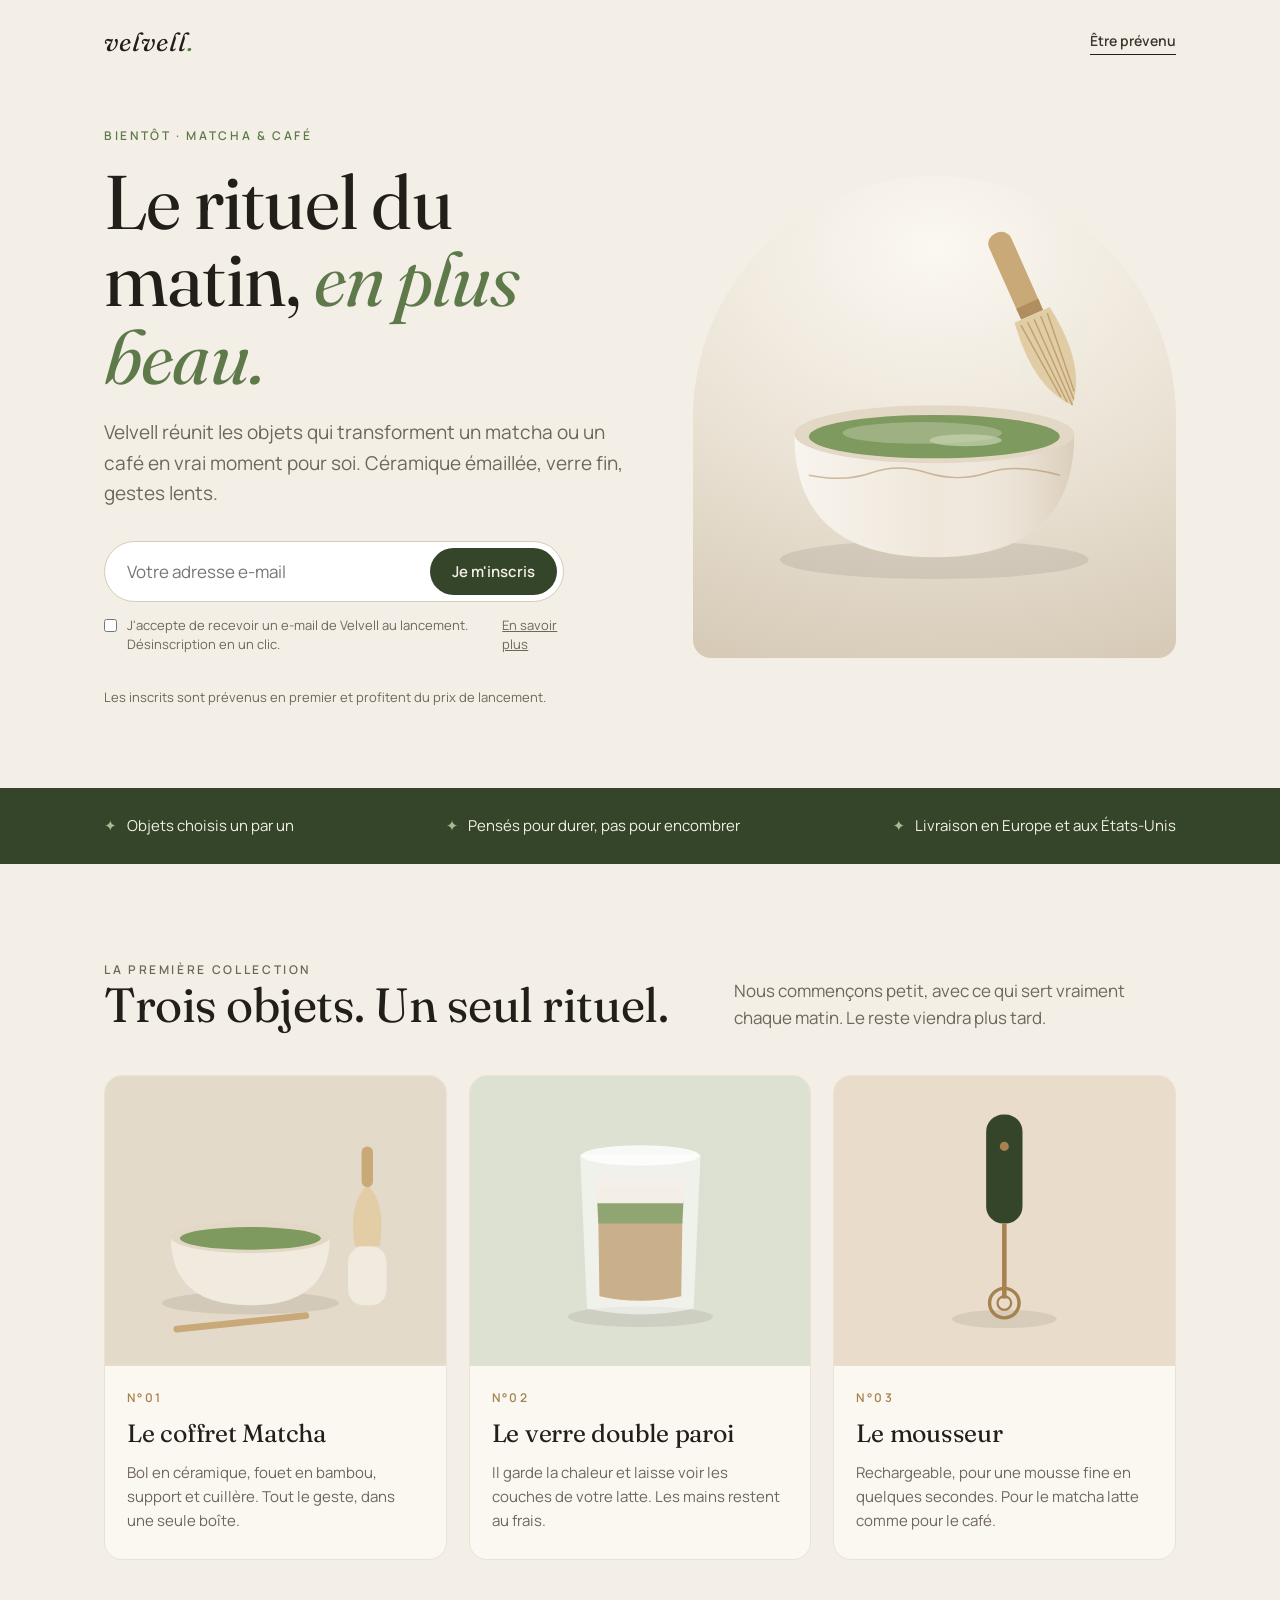
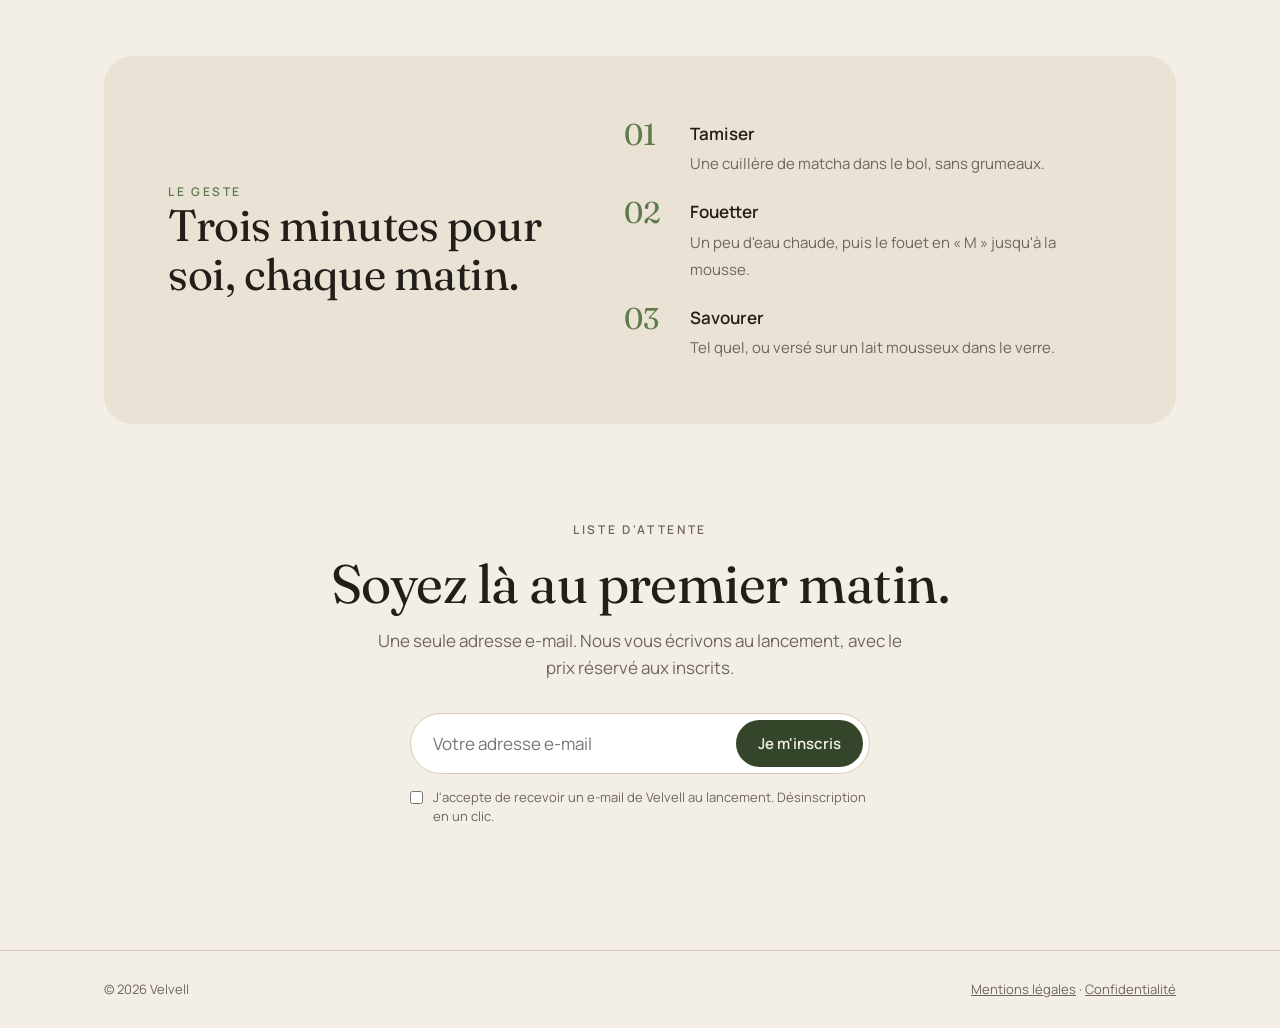
<file: index.html>
<!doctype html>
<html lang="fr">
<head>
<meta charset="utf-8">
<meta name="viewport" content="width=device-width, initial-scale=1">
<title>Velvell — Le rituel, en plus beau</title>
<meta name="description" content="Velvell : des objets pour le rituel du matcha et du café. Inscrivez-vous pour être prévenu du lancement.">
<style>
  /* Polices hébergées sur le site (aucun appel à Google : plus simple pour le RGPD) */
  @font-face{font-family:"Fraunces";font-style:normal;font-weight:400;font-display:swap;src:url(polices/fraunces.woff2) format("woff2")}
  @font-face{font-family:"Fraunces";font-style:italic;font-weight:400;font-display:swap;src:url(polices/fraunces-italique.woff2) format("woff2")}
  @font-face{font-family:"Manrope";font-style:normal;font-weight:400 600;font-display:swap;src:url(polices/manrope.woff2) format("woff2")}
  :root{
    --creme:#F4EFE6; --creme-2:#EAE2D4; --sable:#D7CBB8;
    --matcha:#5E7A4B; --matcha-fonce:#34452A; --matcha-clair:#A9B98F;
    --encre:#221E19; --texte:#3B352E; --doux:#6F665B; --laiton:#A5824F;
    --rayon:18px;
  }
  *{box-sizing:border-box;margin:0;padding:0}
  html{scroll-behavior:smooth}
  body{background:var(--creme);color:var(--texte);font:400 17px/1.6 "Manrope",system-ui,sans-serif;-webkit-font-smoothing:antialiased}
  h1,h2,h3{font-family:"Fraunces",Georgia,serif;font-weight:400;color:var(--encre);letter-spacing:-.01em}
  a{color:inherit}
  .wrap{max-width:1120px;margin:0 auto;padding:0 24px}
  .eyebrow{font-size:12px;letter-spacing:.22em;text-transform:uppercase;color:var(--matcha);font-weight:600}

  /* En-tête */
  header{padding:22px 0}
  header .wrap{display:flex;align-items:center;justify-content:space-between}
  .logo{font-family:"Fraunces",serif;font-style:italic;font-size:26px;letter-spacing:.04em;color:var(--encre);text-decoration:none}
  .logo span{color:var(--matcha)}
  .btn-lien{font-size:14px;font-weight:600;text-decoration:none;border-bottom:1px solid var(--encre);padding-bottom:2px}

  /* Haut de page */
  .hero{padding:40px 0 80px}
  .hero .wrap{display:grid;grid-template-columns:1.05fr .95fr;gap:56px;align-items:center}
  .hero h1{font-size:clamp(42px,6vw,76px);line-height:1.02;margin:18px 0 22px}
  .hero h1 em{font-style:italic;color:var(--matcha)}
  .hero p.intro{font-size:19px;max-width:30em;color:var(--doux)}
  .visuel{position:relative;aspect-ratio:1/1;border-radius:50% 50% var(--rayon) var(--rayon);background:radial-gradient(120% 90% at 50% 15%,#FBF8F2 0%,var(--creme-2) 55%,var(--sable) 100%);overflow:hidden}
  .visuel svg{position:absolute;inset:0;width:100%;height:100%}

  /* Formulaire */
  form.attente{margin-top:32px;max-width:460px}
  .champ{display:flex;gap:8px;background:#fff;border:1px solid var(--sable);border-radius:999px;padding:6px}
  .champ input{flex:1;min-width:0;border:0;background:transparent;font:inherit;padding:10px 16px;color:var(--encre);outline:none}
  .champ button{border:0;border-radius:999px;background:var(--matcha-fonce);color:var(--creme);font:600 15px "Manrope",sans-serif;padding:12px 22px;cursor:pointer;white-space:nowrap;transition:background .2s}
  .champ button:hover{background:var(--encre)}
  .champ:focus-within{border-color:var(--matcha);box-shadow:0 0 0 3px rgba(94,122,75,.18)}
  .accord{display:flex;gap:10px;align-items:flex-start;margin-top:14px;font-size:13px;color:var(--doux);line-height:1.45}
  .accord input{margin-top:3px;accent-color:var(--matcha-fonce)}
  .note{font-size:13px;color:var(--doux);margin-top:10px}
  .merci{display:none;margin-top:28px;padding:20px 22px;border-radius:var(--rayon);background:#fff;border:1px solid var(--sable);max-width:460px}
  .merci strong{font-family:"Fraunces",serif;font-weight:400;font-size:22px;color:var(--encre);display:block;margin-bottom:4px}
  .erreur{color:#8A2E1F;font-size:14px;margin-top:10px;min-height:1em}

  /* Promesse */
  .bande{background:var(--matcha-fonce);color:var(--creme);padding:26px 0}
  .bande ul{list-style:none;display:flex;justify-content:space-between;gap:24px;flex-wrap:wrap;font-size:15px}
  .bande li::before{content:"✦";color:var(--matcha-clair);margin-right:10px}

  /* Collection */
  section.collection{padding:96px 0}
  .titre-section{display:flex;justify-content:space-between;align-items:end;gap:24px;margin-bottom:44px;flex-wrap:wrap}
  .titre-section h2{font-size:clamp(32px,4vw,48px);line-height:1.08;max-width:14em}
  .titre-section p{max-width:26em;color:var(--doux)}
  .grille{display:grid;grid-template-columns:repeat(3,1fr);gap:22px}
  .carte{background:#FBF8F2;border:1px solid var(--creme-2);border-radius:var(--rayon);overflow:hidden;display:flex;flex-direction:column}
  .carte .img{aspect-ratio:4/3.4;background:var(--creme-2);position:relative}
  .carte .img svg{position:absolute;inset:0;width:100%;height:100%}
  .carte .corps{padding:22px 22px 26px}
  .carte .num{font-size:12px;letter-spacing:.2em;color:var(--laiton);font-weight:600}
  .carte h3{font-size:25px;margin:6px 0 8px}
  .carte p{font-size:15px;color:var(--doux)}

  /* Rituel */
  section.rituel{padding:0 0 96px}
  .rituel .boite{background:var(--creme-2);border-radius:28px;padding:64px;display:grid;grid-template-columns:.9fr 1.1fr;gap:56px;align-items:center}
  .rituel h2{font-size:clamp(30px,3.6vw,44px);line-height:1.1}
  .etapes{list-style:none;counter-reset:e;display:grid;gap:22px}
  .etapes li{counter-increment:e;display:grid;grid-template-columns:52px 1fr;gap:14px;align-items:start}
  .etapes li::before{content:"0" counter(e);font-family:"Fraunces",serif;font-size:30px;color:var(--matcha);line-height:1}
  .etapes b{display:block;color:var(--encre);font-weight:600;margin-bottom:2px}
  .etapes span{color:var(--doux);font-size:15px}

  /* Dernier appel */
  section.fin{padding:0 0 110px;text-align:center}
  section.fin h2{font-size:clamp(32px,4.4vw,54px);line-height:1.06;max-width:15em;margin:16px auto 14px}
  section.fin p{color:var(--doux);max-width:32em;margin:0 auto}
  section.fin form.attente,section.fin .merci{margin-left:auto;margin-right:auto;text-align:left}

  footer{border-top:1px solid var(--sable);padding:28px 0;font-size:13px;color:var(--doux)}
  footer .wrap{display:flex;justify-content:space-between;gap:16px;flex-wrap:wrap}
  footer a{color:var(--doux)}

  @media (max-width:880px){
    .hero .wrap,.rituel .boite{grid-template-columns:1fr}
    .hero{padding:16px 0 64px}
    .visuel{max-width:440px;width:100%;margin:0 auto;order:-1}
    .grille{grid-template-columns:1fr}
    .rituel .boite{padding:36px 24px;gap:32px}
    section.collection{padding:72px 0}
    .bande ul{flex-direction:column;gap:10px}
  }
  @media (max-width:420px){
    .wrap{padding:0 16px}
    .champ{flex-direction:column;border-radius:var(--rayon)}
    .champ button{width:100%}
  }
</style>
</head>
<body>

<header>
  <div class="wrap">
    <a class="logo" href="#">velvell<span>.</span></a>
    <a class="btn-lien" href="#inscription">Être prévenu</a>
  </div>
</header>

<main>
  <section class="hero">
    <div class="wrap">
      <div>
        <p class="eyebrow">Bientôt · Matcha &amp; café</p>
        <h1>Le rituel du matin, <em>en plus beau.</em></h1>
        <p class="intro">Velvell réunit les objets qui transforment un matcha ou un café en vrai moment pour soi. Céramique émaillée, verre fin, gestes lents.</p>

        <form class="attente" id="inscription" novalidate>
          <div class="champ">
            <label for="email-1" class="sr" style="position:absolute;left:-9999px">Votre adresse e-mail</label>
            <input id="email-1" type="email" name="EMAIL" placeholder="Votre adresse e-mail" autocomplete="email" required>
            <button type="submit">Je m'inscris</button>
          </div>
          <label class="accord"><input type="checkbox" name="OPT_IN" value="1" required> J'accepte de recevoir un e-mail de Velvell au lancement. Désinscription en un clic. <a href="confidentialite.html">En savoir plus</a></label>
          <p class="erreur" role="alert"></p>
          <p class="note">Les inscrits sont prévenus en premier et profitent du prix de lancement.</p>
        </form>
        <div class="merci" role="status"><strong>Merci, c'est presque fini.</strong>Un e-mail de confirmation vient de partir : cliquez sur le lien qu'il contient pour valider votre inscription.</div>
      </div>

      <div class="visuel" aria-hidden="true">
        <!-- Illustration : bol matcha et fouet -->
        <svg viewBox="0 0 400 400">
          <ellipse cx="200" cy="318" rx="128" ry="16" fill="#3B352E" opacity=".10"/>
          <path d="M84 214 Q84 316 200 316 Q316 316 316 214 Z" fill="#EFE7DA"/>
          <path d="M84 214 Q84 316 200 316 Q316 316 316 214 Z" fill="url(#g1)" opacity=".55"/>
          <ellipse cx="200" cy="214" rx="116" ry="24" fill="#E3D8C6"/>
          <ellipse cx="200" cy="216" rx="104" ry="18" fill="#7E9A5F"/>
          <ellipse cx="190" cy="213" rx="66" ry="9" fill="#A9B98F" opacity=".75"/>
          <ellipse cx="226" cy="219" rx="30" ry="5" fill="#C7D3AF" opacity=".7"/>
          <path d="M96 248 q30 6 52 -2 q22 -8 46 0 q26 8 50 0 q24 -8 60 2" stroke="#A5824F" stroke-width="1.2" fill="none" opacity=".5"/>
          <!-- Fouet -->
          <g transform="rotate(-24 286 126)">
            <rect x="276" y="40" width="20" height="74" rx="9" fill="#C9A978"/>
            <rect x="276" y="104" width="20" height="10" fill="#B08E5E"/>
            <path d="M270 114 Q262 170 286 196 Q310 170 302 114 Z" fill="#E2CDA6"/>
            <g stroke="#B79563" stroke-width="1.2" opacity=".8">
              <line x1="274" y1="118" x2="280" y2="186"/><line x1="280" y1="118" x2="283" y2="192"/>
              <line x1="286" y1="118" x2="286" y2="196"/><line x1="292" y1="118" x2="289" y2="192"/>
              <line x1="298" y1="118" x2="292" y2="186"/>
            </g>
          </g>
          <defs><linearGradient id="g1" x1="0" x2="1"><stop offset="0" stop-color="#fff"/><stop offset=".5" stop-color="#fff" stop-opacity="0"/><stop offset="1" stop-color="#C9B9A0"/></linearGradient></defs>
        </svg>
      </div>
    </div>
  </section>

  <div class="bande">
    <div class="wrap">
      <ul>
        <li>Objets choisis un par un</li>
        <li>Pensés pour durer, pas pour encombrer</li>
        <li>Livraison en Europe et aux États-Unis</li>
      </ul>
    </div>
  </div>

  <section class="collection">
    <div class="wrap">
      <div class="titre-section">
        <div>
          <p class="eyebrow">La première collection</p>
          <h2>Trois objets. Un seul rituel.</h2>
        </div>
        <p>Nous commençons petit, avec ce qui sert vraiment chaque matin. Le reste viendra plus tard.</p>
      </div>

      <div class="grille">
        <article class="carte">
          <div class="img" aria-hidden="true">
            <svg viewBox="0 0 300 255">
              <rect width="300" height="255" fill="#E4DACA"/>
              <ellipse cx="128" cy="200" rx="78" ry="10" fill="#3B352E" opacity=".1"/>
              <path d="M58 142 Q58 202 128 202 Q198 202 198 142 Z" fill="#F1EADF"/>
              <ellipse cx="128" cy="142" rx="70" ry="14" fill="#E3D8C6"/>
              <ellipse cx="128" cy="143" rx="62" ry="10" fill="#7E9A5F"/>
              <rect x="214" y="150" width="34" height="52" rx="14" fill="#F1EADF"/>
              <path d="M220 150 Q214 112 231 96 Q248 112 242 150 Z" fill="#E2CDA6"/>
              <rect x="226" y="62" width="10" height="36" rx="5" fill="#C9A978"/>
              <rect x="60" y="214" width="120" height="6" rx="3" fill="#C9A978" transform="rotate(-6 120 217)"/>
            </svg>
          </div>
          <div class="corps">
            <p class="num">N°01</p>
            <h3>Le coffret Matcha</h3>
            <p>Bol en céramique, fouet en bambou, support et cuillère. Tout le geste, dans une seule boîte.</p>
          </div>
        </article>

        <article class="carte">
          <div class="img" aria-hidden="true">
            <svg viewBox="0 0 300 255">
              <rect width="300" height="255" fill="#DCE1D2"/>
              <ellipse cx="150" cy="212" rx="64" ry="9" fill="#3B352E" opacity=".1"/>
              <path d="M98 70 L104 204 Q150 214 196 204 L202 70 Z" fill="#fff" opacity=".55" stroke="#fff" stroke-width="2"/>
              <path d="M110 84 L114 194 Q150 202 186 194 L190 84 Z" fill="#F5F1E8" opacity=".6"/>
              <path d="M113 128 L114 194 Q150 202 186 194 L187 128 Z" fill="#C9B08A"/>
              <path d="M112 110 L113 130 L187 130 L188 110 Z" fill="#8FA673"/>
              <path d="M111 98 L112 112 L188 112 L189 98 Z" fill="#F4EFE6"/>
              <ellipse cx="150" cy="70" rx="52" ry="9" fill="#fff" opacity=".8"/>
            </svg>
          </div>
          <div class="corps">
            <p class="num">N°02</p>
            <h3>Le verre double paroi</h3>
            <p>Il garde la chaleur et laisse voir les couches de votre latte. Les mains restent au frais.</p>
          </div>
        </article>

        <article class="carte">
          <div class="img" aria-hidden="true">
            <svg viewBox="0 0 300 255">
              <rect width="300" height="255" fill="#E9DCCB"/>
              <ellipse cx="150" cy="214" rx="46" ry="8" fill="#3B352E" opacity=".1"/>
              <rect x="134" y="34" width="32" height="96" rx="15" fill="#34452A"/>
              <rect x="146" y="58" width="8" height="8" rx="4" fill="#A5824F"/>
              <rect x="148" y="130" width="4" height="66" fill="#A5824F"/>
              <circle cx="150" cy="200" r="13" fill="none" stroke="#A5824F" stroke-width="3"/>
              <circle cx="150" cy="200" r="6" fill="none" stroke="#A5824F" stroke-width="2"/>
            </svg>
          </div>
          <div class="corps">
            <p class="num">N°03</p>
            <h3>Le mousseur</h3>
            <p>Rechargeable, pour une mousse fine en quelques secondes. Pour le matcha latte comme pour le café.</p>
          </div>
        </article>
      </div>
    </div>
  </section>

  <section class="rituel">
    <div class="wrap">
      <div class="boite">
        <div>
          <p class="eyebrow">Le geste</p>
          <h2>Trois minutes pour soi, chaque matin.</h2>
        </div>
        <ol class="etapes">
          <li><div><b>Tamiser</b><span>Une cuillère de matcha dans le bol, sans grumeaux.</span></div></li>
          <li><div><b>Fouetter</b><span>Un peu d'eau chaude, puis le fouet en « M » jusqu'à la mousse.</span></div></li>
          <li><div><b>Savourer</b><span>Tel quel, ou versé sur un lait mousseux dans le verre.</span></div></li>
        </ol>
      </div>
    </div>
  </section>

  <section class="fin">
    <div class="wrap">
      <p class="eyebrow">Liste d'attente</p>
      <h2>Soyez là au premier matin.</h2>
      <p>Une seule adresse e-mail. Nous vous écrivons au lancement, avec le prix réservé aux inscrits.</p>
      <form class="attente" novalidate>
        <div class="champ">
          <label for="email-2" style="position:absolute;left:-9999px">Votre adresse e-mail</label>
          <input id="email-2" type="email" name="EMAIL" placeholder="Votre adresse e-mail" autocomplete="email" required>
          <button type="submit">Je m'inscris</button>
        </div>
        <label class="accord"><input type="checkbox" name="OPT_IN" value="1" required> J'accepte de recevoir un e-mail de Velvell au lancement. Désinscription en un clic.</label>
        <p class="erreur" role="alert"></p>
      </form>
      <div class="merci" role="status"><strong>Merci, c'est presque fini.</strong>Un e-mail de confirmation vient de partir : cliquez sur le lien qu'il contient pour valider votre inscription.</div>
    </div>
  </section>
</main>

<footer>
  <div class="wrap">
    <span>© 2026 Velvell</span>
    <span><a href="mentions-legales.html">Mentions légales</a> · <a href="confidentialite.html">Confidentialité</a></span>
  </div>
</footer>

<script>
  // Les e-mails partent vers le formulaire Brevo « Liste d'attente Velvell Matcha »
  // (liste n°9, avec e-mail de double confirmation).
  const ADRESSE_DU_FORMULAIRE = "https://c4eb308b.sibforms.com/serve/[base64]";

  document.querySelectorAll("form.attente").forEach(function (form) {
    // Champs attendus par Brevo : piège à robots (vide) et langue.
    form.insertAdjacentHTML("beforeend", '<input type="text" name="email_address_check" value="" tabindex="-1" autocomplete="off" aria-hidden="true" hidden><input type="hidden" name="locale" value="fr"><input type="hidden" name="html_type" value="simple">');
    form.addEventListener("submit", async function (e) {
      e.preventDefault();
      const email = form.EMAIL.value.trim();
      const erreur = form.querySelector(".erreur");
      erreur.textContent = "";
      if (!/^[^\s@]+@[^\s@]+\.[^\s@]+$/.test(email)) { erreur.textContent = "Cette adresse e-mail ne semble pas valide."; return; }
      if (!form.OPT_IN.checked) { erreur.textContent = "Cochez la case pour accepter de recevoir l'e-mail de lancement."; return; }
      const bouton = form.querySelector("button");
      bouton.disabled = true; bouton.textContent = "Envoi…";
      try {
        await fetch(ADRESSE_DU_FORMULAIRE, { method: "POST", body: new FormData(form), mode: "no-cors" });
        form.style.display = "none";
        form.nextElementSibling.style.display = "block";
      } catch (err) {
        erreur.textContent = "Petit souci d'envoi. Réessayez dans un instant.";
        bouton.disabled = false; bouton.textContent = "Je m'inscris";
      }
    });
  });
</script>
</body>
</html>
</file>
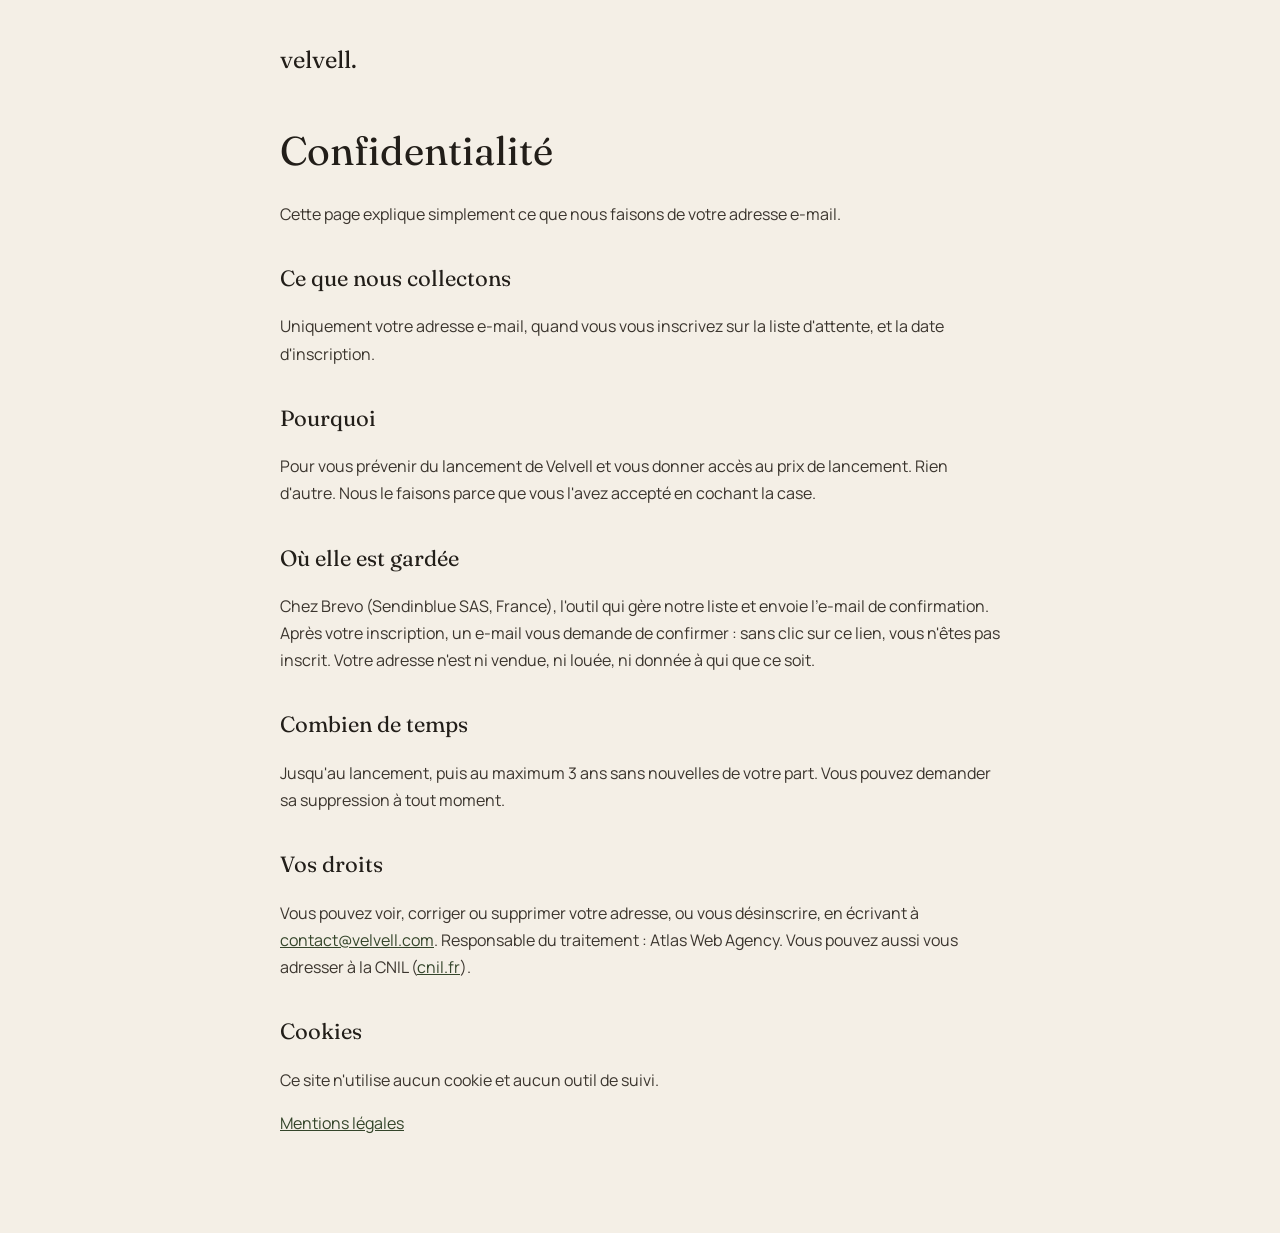
<file: confidentialite.html>
<!doctype html>
<html lang="fr">
<head>
<meta charset="utf-8">
<meta name="viewport" content="width=device-width, initial-scale=1">
<title>Confidentialité — Velvell</title>
<meta name="robots" content="noindex">
<style>
  @font-face{font-family:"Fraunces";font-style:normal;font-weight:400;font-display:swap;src:url(polices/fraunces.woff2) format("woff2")}
  @font-face{font-family:"Manrope";font-style:normal;font-weight:400 600;font-display:swap;src:url(polices/manrope.woff2) format("woff2")}
  body{margin:0;background:#F4EFE6;color:#3B352E;font:400 16px/1.7 "Manrope",system-ui,sans-serif}
  main{max-width:720px;margin:0 auto;padding:40px 20px 80px}
  a{color:#34452A}
  .logo{font-family:"Fraunces",serif;font-size:24px;color:#221E19;text-decoration:none}
  h1,h2{font-family:"Fraunces",Georgia,serif;font-weight:400;color:#221E19}
  h1{font-size:40px;margin:36px 0 8px}
  h2{font-size:22px;margin:32px 0 6px}
  .a-completer{background:#FFE58A;padding:0 4px;border-radius:3px}
</style>
</head>
<body>
<main>
  <a class="logo" href="./">velvell.</a>
  <h1>Confidentialité</h1>
  <p>Cette page explique simplement ce que nous faisons de votre adresse e-mail.</p>

  <h2>Ce que nous collectons</h2>
  <p>Uniquement votre adresse e-mail, quand vous vous inscrivez sur la liste d'attente, et la date d'inscription.</p>

  <h2>Pourquoi</h2>
  <p>Pour vous prévenir du lancement de Velvell et vous donner accès au prix de lancement. Rien d'autre. Nous le faisons parce que vous l'avez accepté en cochant la case.</p>

  <h2>Où elle est gardée</h2>
  <p>Chez Brevo (Sendinblue SAS, France), l'outil qui gère notre liste et envoie l'e-mail de confirmation. Après votre inscription, un e-mail vous demande de confirmer : sans clic sur ce lien, vous n'êtes pas inscrit. Votre adresse n'est ni vendue, ni louée, ni donnée à qui que ce soit.</p>

  <h2>Combien de temps</h2>
  <p>Jusqu'au lancement, puis au maximum 3 ans sans nouvelles de votre part. Vous pouvez demander sa suppression à tout moment.</p>

  <h2>Vos droits</h2>
  <p>Vous pouvez voir, corriger ou supprimer votre adresse, ou vous désinscrire, en écrivant à <a href="mailto:contact@velvell.com">contact@velvell.com</a>. Responsable du traitement : Atlas Web Agency. Vous pouvez aussi vous adresser à la CNIL (<a href="https://www.cnil.fr" rel="noopener">cnil.fr</a>).</p>

  <h2>Cookies</h2>
  <p>Ce site n'utilise aucun cookie et aucun outil de suivi.</p>

  <p><a href="mentions-legales.html">Mentions légales</a></p>
</main>
</body>
</html>
</file>
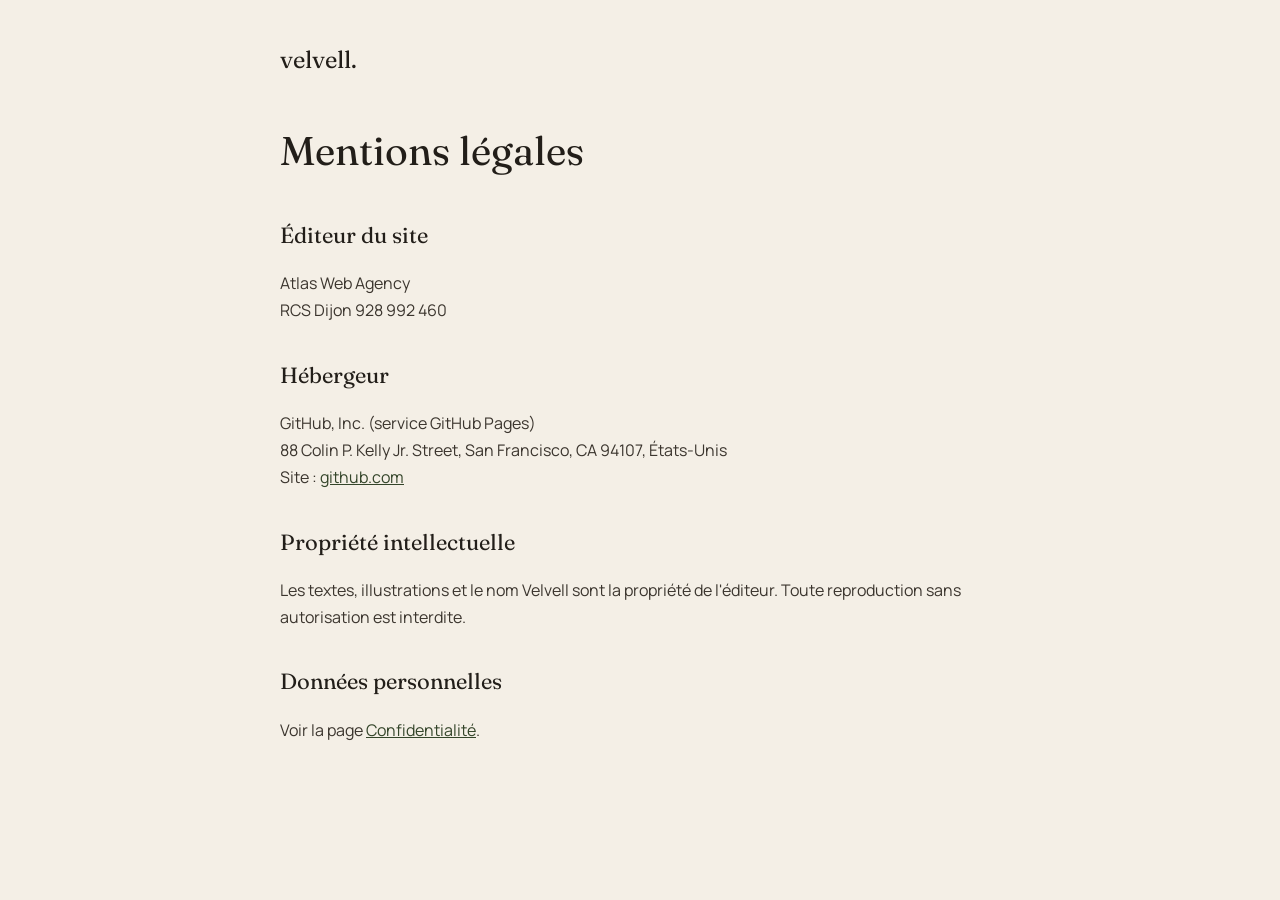
<file: mentions-legales.html>
<!doctype html>
<html lang="fr">
<head>
<meta charset="utf-8">
<meta name="viewport" content="width=device-width, initial-scale=1">
<title>Mentions légales — Velvell</title>
<meta name="robots" content="noindex">
<style>
  @font-face{font-family:"Fraunces";font-style:normal;font-weight:400;font-display:swap;src:url(polices/fraunces.woff2) format("woff2")}
  @font-face{font-family:"Manrope";font-style:normal;font-weight:400 600;font-display:swap;src:url(polices/manrope.woff2) format("woff2")}
  body{margin:0;background:#F4EFE6;color:#3B352E;font:400 16px/1.7 "Manrope",system-ui,sans-serif}
  main{max-width:720px;margin:0 auto;padding:40px 20px 80px}
  a{color:#34452A}
  .logo{font-family:"Fraunces",serif;font-size:24px;color:#221E19;text-decoration:none}
  h1,h2{font-family:"Fraunces",Georgia,serif;font-weight:400;color:#221E19}
  h1{font-size:40px;margin:36px 0 8px}
  h2{font-size:22px;margin:32px 0 6px}
  .a-completer{background:#FFE58A;padding:0 4px;border-radius:3px}
</style>
</head>
<body>
<main>
  <a class="logo" href="./">velvell.</a>
  <h1>Mentions légales</h1>

  <h2>Éditeur du site</h2>
  <p>
    Atlas Web Agency<br>
    RCS Dijon 928 992 460
  </p>

  <h2>Hébergeur</h2>
  <p>
    GitHub, Inc. (service GitHub Pages)<br>
    88 Colin P. Kelly Jr. Street, San Francisco, CA 94107, États-Unis<br>
    Site : <a href="https://github.com" rel="noopener">github.com</a>
  </p>

  <h2>Propriété intellectuelle</h2>
  <p>Les textes, illustrations et le nom Velvell sont la propriété de l'éditeur. Toute reproduction sans autorisation est interdite.</p>

  <h2>Données personnelles</h2>
  <p>Voir la page <a href="confidentialite.html">Confidentialité</a>.</p>
</main>
</body>
</html>
</file>
